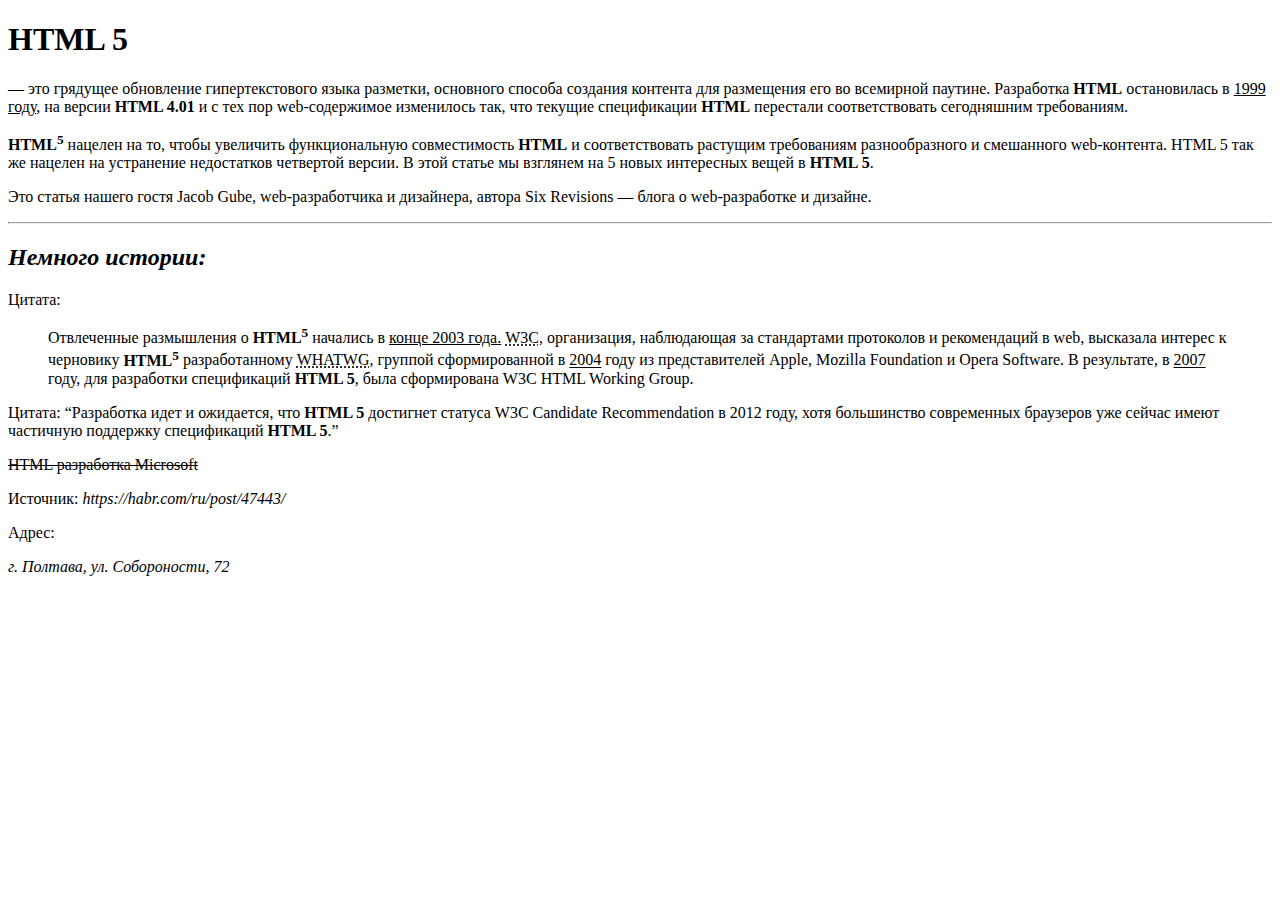
<file: index.html>
<!DOCTYPE html>
<html lang="en">
<head>
    <meta charset="UTF-8">
    <meta name="viewport" content="width=device-width, initial-scale=1.0">
    <meta http-equiv="X-UA-Compatible" content="ie=edge">
    <title>Document</title>
</head>

    <body>
        <h1>HTML 5</h1>
        
        <p>— это грядущее обновление гипертекстового языка разметки, основного способа создания контента для размещения его во всемирной паутине. Разработка <b>HTML</b> остановилась 
        в <u>1999 году</u>, на версии <b>HTML 4.01</b> и с тех пор web-содержимое изменилось так, что текущие спецификации <b>HTML</b> перестали соответствовать сегодняшним требованиям.</p>

        <p><b>HTML<sup>5</sup></b> нацелен на то, чтобы увеличить функциональную совместимость <b>HTML</b> и соответствовать растущим требованиям разнообразного и смешанного web-контента. HTML 5 так же нацелен на устранение 
        недостатков четвертой версии. В этой статье мы взглянем на 5 новых интересных вещей в <b>HTML 5</b>.</p>

        <p>Это статья нашего гостя Jacob Gube, web-разработчика и дизайнера, автора Six Revisions — блога о web-разработке и дизайне.</p><hr>

        <h2><i>Немного истории:</i></h2>

        Цитата:
                 
            <blockquote>Отвлеченные размышления о <b>HTML<sup>5</sup></b> начались в <u>конце 2003 года.</u>  <abbr title ="World Wide Web Consortium">W3C</abbr>, организация, наблюдающая за стандартами протоколов и рекомендаций в web, высказала интерес к 
            черновику <b>HTML<sup>5</sup></b> разработанному  <abbr title="Web Hypertext Application Technology Working Group">WHATWG</abbr>, группой сформированной в <u>2004</u> году из представителей Apple, Mozilla Foundation и Opera Software. 
            В результате, в <u>2007</u> году, для разработки спецификаций <b>HTML 5</b>, была сформирована W3C HTML Working Group.</blockquote>

        Цитата: <q>Разработка идет и ожидается, что <b>HTML 5</b> достигнет статуса W3C Candidate Recommendation в 2012 году, хотя большинство современных браузеров уже сейчас имеют частичную поддержку 
        спецификаций <b>HTML 5</b>.</q>

        <p><del>HTML разработка Microsoft</p></del>

        Источник: <cite>https://habr.com/ru/post/47443/</cite>

        <p>Адрес: <address>г. Полтава, ул. Собороности, 72</address></p>



        
    </body>


</html>
</file>
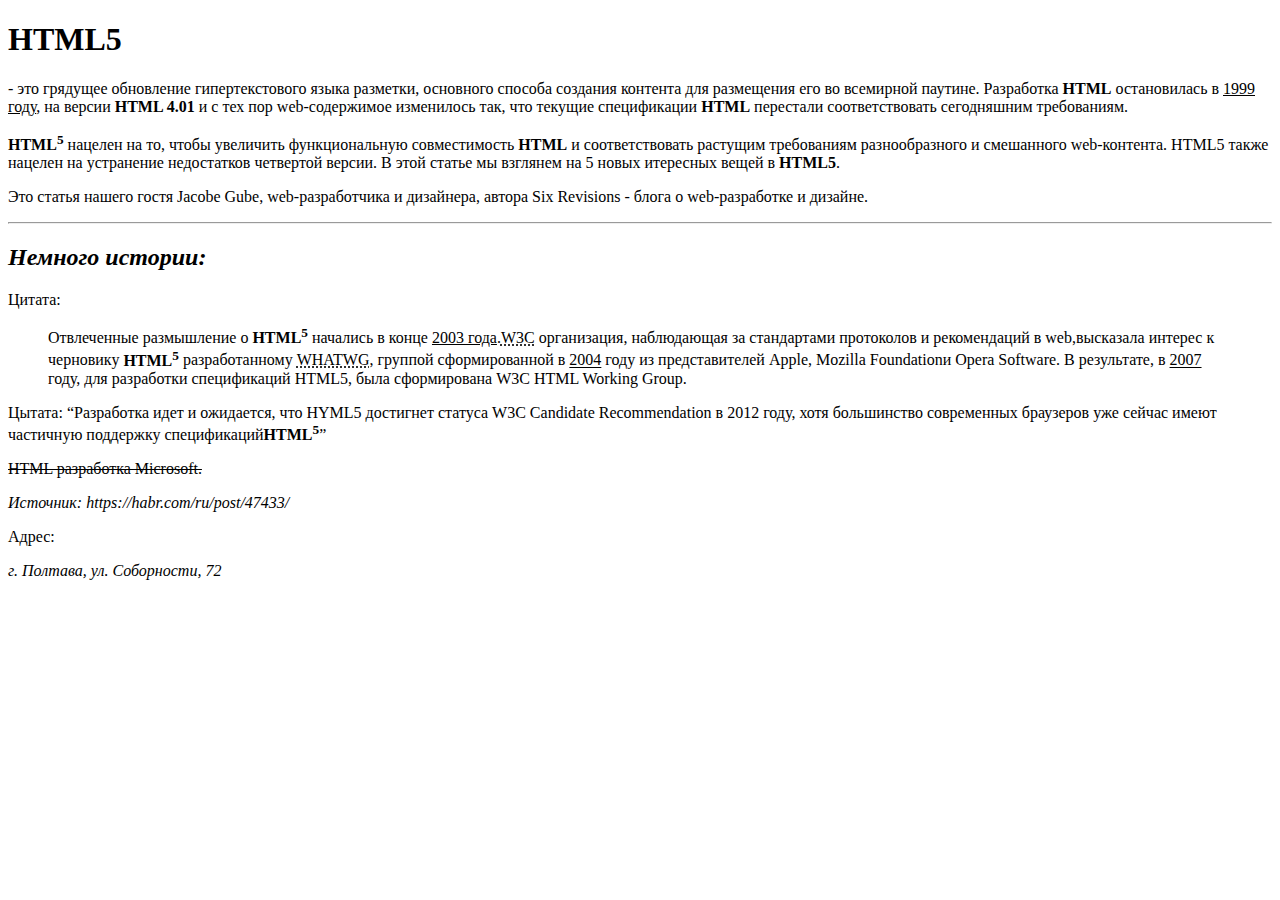
<file: Homework1/index.html>
<!DOCTYPE html>
<html lang="en">
<head>
    <meta charset="UTF-8">
    <meta name="viewport" content="width=device-width, initial-scale=1.0">
    <meta http-equiv="X-UA-Compatible" content="ie=edge">
    <title>Document</title>
</head>
<body>

    <h1>HTML5</h1>

    <p>
        - это грядущее обновление гипертекстового языка разметки, основного способа создания
        контента для размещения его во всемирной паутине. Разработка <b>HTML</b> остановилась в <u>1999 году</u>,
        на версии <b>HTML 4.01</b> и с тех пор web-содержимое изменилось так, что текущие спецификации <b>HTML</b> перестали соответствовать сегодняшним требованиям.
    </p>

    <p>
        <b>HTML<sup>5</sup></b> нацелен на то, чтобы увеличить функциональную совместимость <b>HTML</b> и соответствовать растущим требованиям разнообразного и смешанного web-контента.
        HTML5 также нацелен на устранение недостатков четвертой версии. В этой статье мы взглянем на 5 новых итересных вещей в <b>HTML5</b>.
    </p>

    <p>Это статья нашего гостя Jacobe Gube, web-разработчика и дизайнера, автора Six Revisions - блога о web-разработке и дизайне.</p>

    <hr>

    <h2><i>Немного истории:</i></h2>

    Цитата:
    
    <blockquote>
                Отвлеченные размышление о <b>HTML<sup>5</sup></b> начались в конце <u>2003 года</u>.<abbr title="World Wide Web Consortium">W3С</abbr> организация, наблюдающая за стандартами протоколов и рекомендаций
                в web,высказала интерес к черновику <b>HTML<sup>5</sup></b> разработанному <abbr title="Web Hyper Text Application Working Group">WHATWG</abbr>, группой сформированной в <u>2004</u> году из представителей Apple, Mozilla Foundationи
                Opera Software. В результате, в <u>2007</u> году, для разработки спецификаций HTML5, была сформирована W3C HTML Working Group.
    </blockquote>
    
    Цытата: <q>Разработка идет и ожидается, что HYML5 достигнет статуса W3C Candidate Recommendation в 2012 году, хотя большинство современных браузеров уже сейчас имеют частичную поддержку спецификаций<b>HTML<sup>5</sup></b></q>

    <p><del>HTML разработка Microsoft.</del></p>
     
    <cite>Источник: https://habr.com/ru/post/47433/</cite>

    <p>
        Адрес: <address>г. Полтава, ул. Соборности, 72</address>
    </p>
    
    
</body>
</html>
</file>
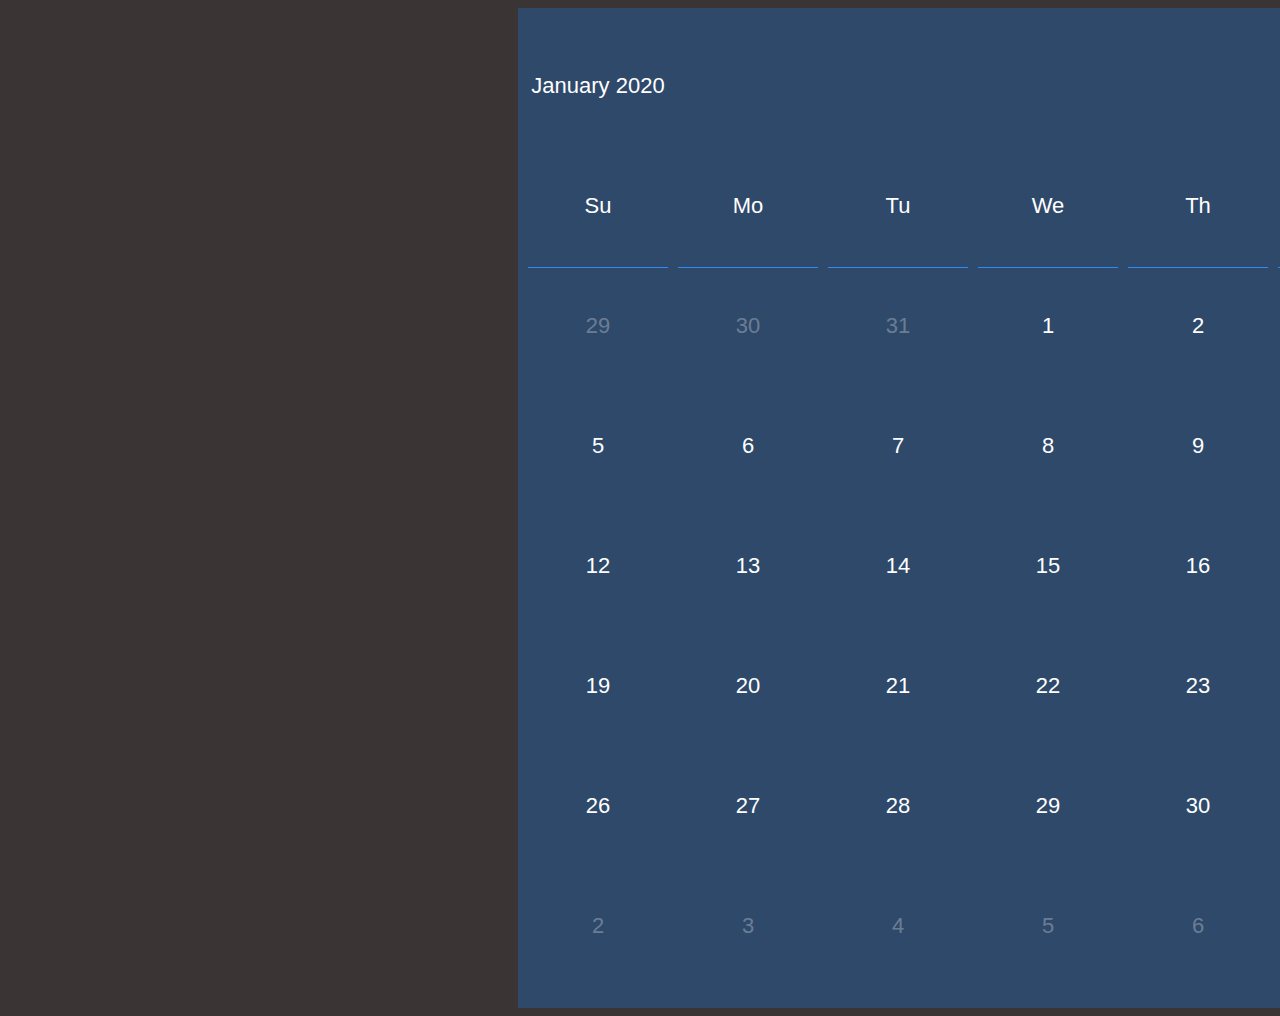
<file: Homework3/index.html>
<!DOCTYPE html>
<html lang="en">
<head>
    <meta charset="UTF-8">
    <meta name="viewport" content="width=device-width, initial-scale=1.0">
    <meta http-equiv="X-UA-Compatible" content="ie=edge">
    <title>Document</title>
    <link rel="stylesheet" href="style.css">
</head>
<body>

    <div id="main-box">

        <div class="month">January 2020</div>
        <div></div>
        <div></div>
        <div></div>
        <div></div>
        <div></div>
        <div></div>
        

        <div class="init">Su</div>
        <div class="init">Mo</div>
        <div class="init">Tu</div>
        <div class="init">We</div>
        <div class="init">Th</div>
        <div class="init">Fr</div>
        <div class="init">Sa</div>

        <div class="pre">29</div>
        <div class="pre">30</div>
        <div class="pre">31</div>
        <div class="day">1</div>
        <div class="day">2</div>
        <div class="day">3</div>
        <div class="day">4</div>

        <div class="day">5</div>
        <div class="day">6</div>
        <div class="day">7</div>
        <div class="day">8</div>
        <div class="day">9</div>
        <div class="day">10</div>
        <div class="day">11</div>

        <div class="day">12</div>
        <div class="day">13</div>
        <div class="day">14</div>
        <div class="day">15</div>
        <div class="day">16</div>
        <div class="day">17</div>
        <div class="day">18</div>

        <div class="day">19</div>
        <div >20</div>
        <div class="day">21</div>
        <div class="day">22</div>
        <div class="day">23</div>
        <div class="day">24</div>
        <div class="day">25</div>

        <div class="day">26</div>
        <div class="day">27</div>
        <div class="day">28</div>
        <div class="day">29</div>
        <div class="day">30</div>
        <div class="day">31</div>
        <div class="subsequent">1</div>

        <div class="subsequent">2</div>
        <div class="subsequent">3</div>
        <div class="subsequent">4</div>
        <div class="subsequent">5</div>
        <div class="subsequent">6</div>
        <div class="subsequent">7</div>
        <div class="subsequent">8</div>

       

        

    </div>


    
</body>
</html>
</file>
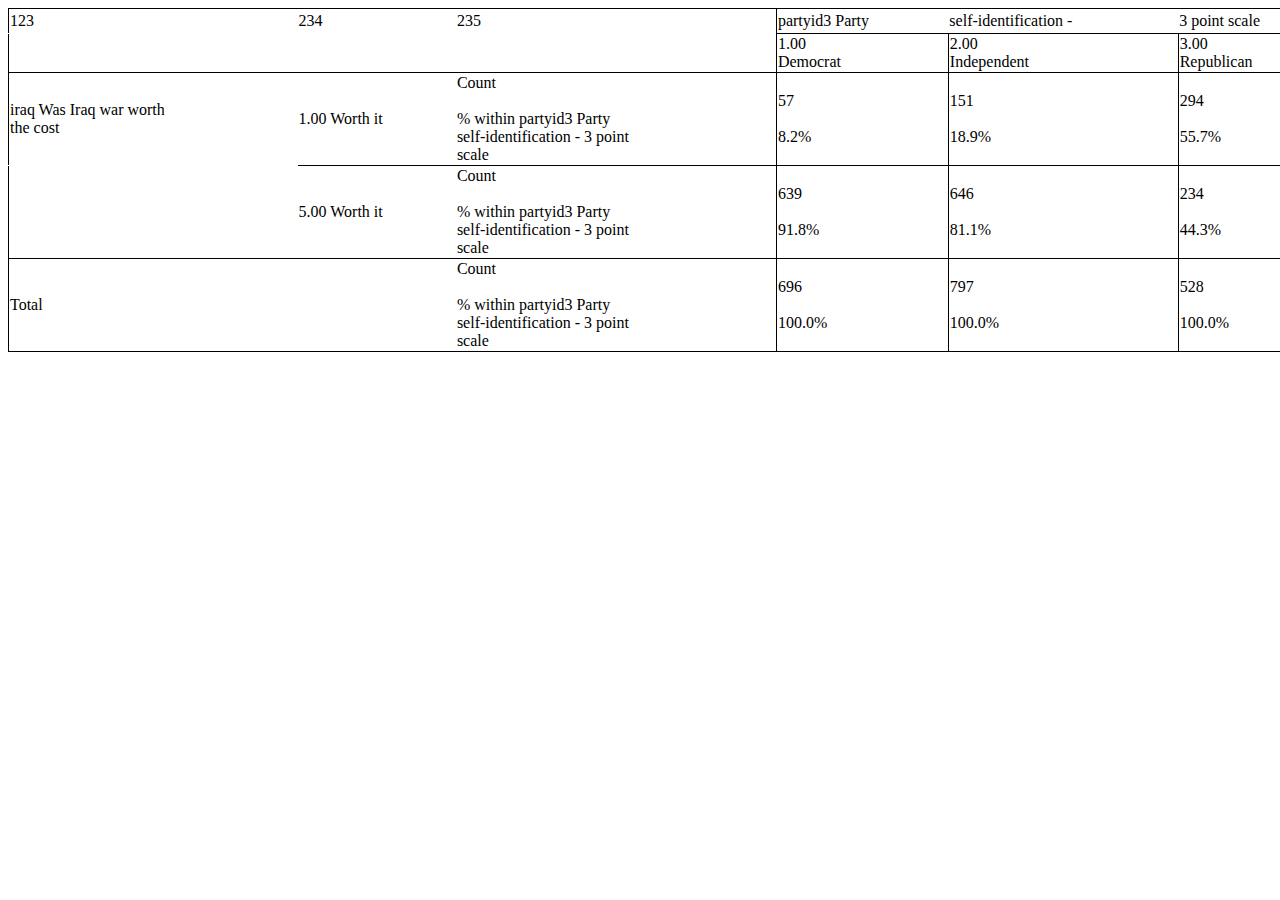
<file: Homework5/index.html>
<!DOCTYPE html>
<html lang="en">
<head>
    <meta charset="UTF-8">
    <meta name="viewport" content="width=device-width, initial-scale=1.0">
    <meta http-equiv="X-UA-Compatible" content="ie=edge">
    <title>Document</title>
    <link rel="stylesheet" href="style.css">
</head>
<body>

    <table class="table">
        <tr>
            <td>123</td>
            <td>234</td>
            <td>235</td>
            <td class="column__fourth">partyid3 Party</td>
            <td class="column">self-identification -</td>
            <td class="column">3 point scale</td>
            <td class="last__column"></td>
        </tr>

        <tr>
            <td></td>
            <td></td>
            <td></td>
            <td>1.00<br>Democrat</td>
            <td>2.00<br>Independent</td>
            <td>3.00<br>Republican</td>
            <td>Total</td>
        </tr>

        <tr>
            <td>iraq Was Iraq war worth<br>the cost</td>
            <td>1.00 Worth it</td>
            <td>Count<br><br>% within partyid3 Party<br> self-identification - 3 point<br> scale</td>
            <td>57<br><br>8.2%</td>
            <td>151<br><br>18.9%</td>
            <td>294<br><br>55.7%</td>
            <td>502<br><br>24.8%</td>
        </tr>

        <tr>
            <td></td>
            <td>5.00 Worth it</td>
            <td>Count<br><br>% within partyid3 Party<br> self-identification - 3 point<br> scale</td>
            <td>639<br><br>91.8%</td>
            <td>646<br><br>81.1%</td>
            <td>234<br><br>44.3%</td>
            <td>1519<br><br>75.2%</td>
        </tr>

        <tr>
            <td>Total</td>
            <td></td>
            <td>Count<br><br>% within partyid3 Party<br> self-identification - 3 point<br> scale</td>
            <td>696<br><br>100.0%</td>
            <td>797<br><br>100.0%</td>
            <td>528<br><br>100.0%</td>
            <td>2021<br><br>100.0%</td>
        </tr>

    </table>
    
</body>
</html>
</file>
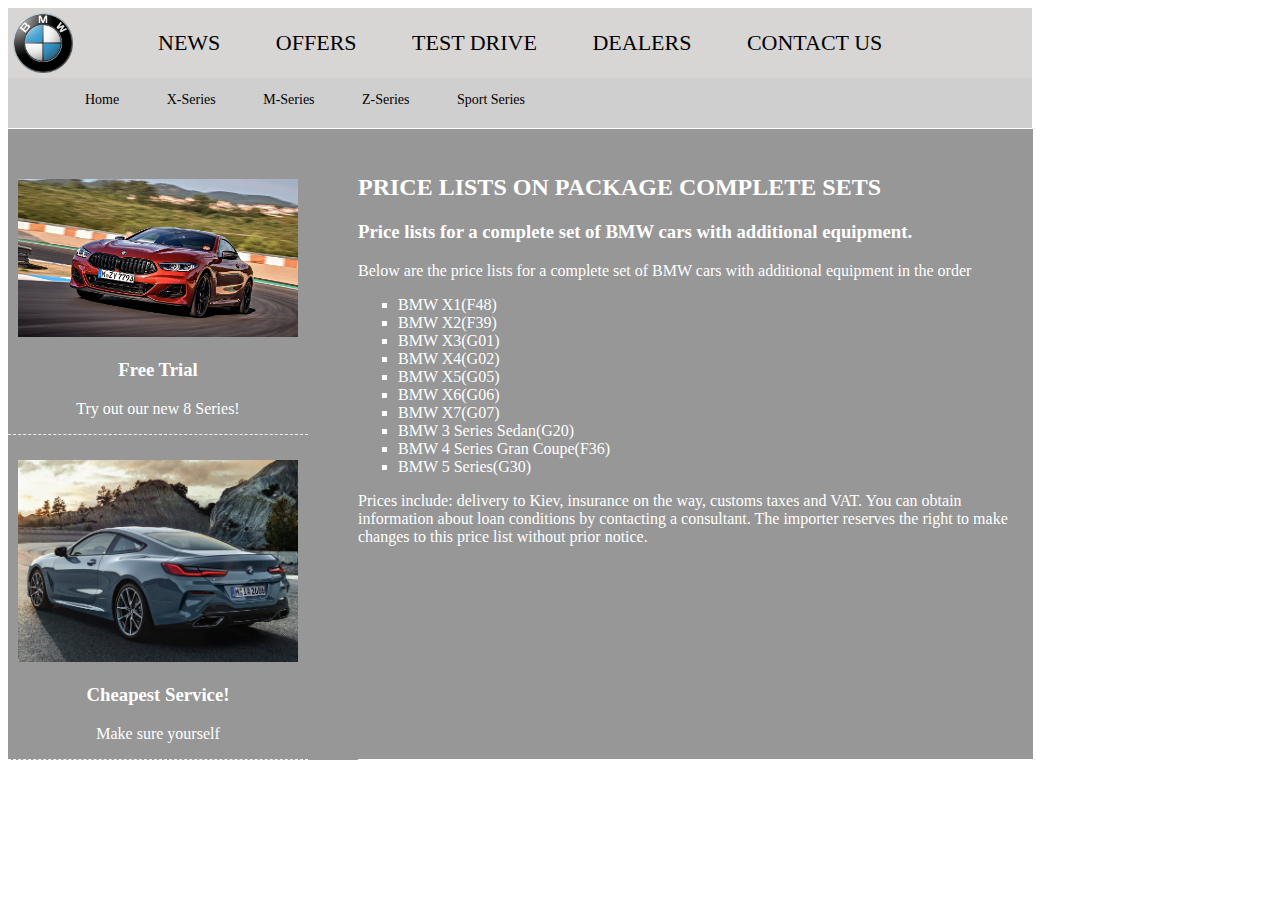
<file: Homework6/index.html>
<!DOCTYPE html>
<html lang="en">
<head>
    <meta charset="UTF-8">
    <meta name="viewport" content="width=device-width, initial-scale=1.0">
    <title>Document</title>
    <link rel="stylesheet" href="style.css">
</head>
<body>
    <header class="haeder">
        <div class="wrapper">
            <img src="images\logo.png" class="logo">
                    
            <nav class="navbar">
                <ul>
                    <li><a href="">NEWS</a></li>
                    <li><a href="">OFFERS</a></li>
                    <li><a href="">TEST DRIVE</a></li>
                    <li><a href="">DEALERS</a></li>
                    <li><a href="">CONTACT US</a></li>
                </ul>
            </nav>
        </div>
    </header>

    <main class="main">
        <div class="wrap__menu">
            <div class="menu">
                <ul>
                    <li><a href="">Home</a></li>
                    <li><a href="">X-Series</a></li>
                    <li><a href="">M-Series</a></li>
                    <li><a href="">Z-Series</a></li>
                    <li><a href="">Sport Series</a></li>
                </ul>
            </div>
        </div>

        <aside class="aside">
            <div class="wrap__side">
                <div class="first__block">
                    <img src="images\8 Series.jpg" class="block__image" hspace="10">

                    <h3>Free Trial</h3>
                    <p>Try out our new 8 Series!</p>
                </div>

                <div class="second__block">
                    <img src="images\850i.jpg" class="sec__block__img" hspace="10">

                    <h3>Cheapest Service!</h3>
                    <p>Make sure yourself</p>
                </div>

            </div>
        </aside>

        <article class="article">
            <div class="wrap__content">
                <h2>PRICE LISTS ON PACKAGE COMPLETE SETS</h2>

                <section class="section">
                    <h3>Price lists for a complete set of BMW cars with additional equipment.</h3>
                    <p>Below are the price lists for a complete set of BMW cars with additional equipment in the order</p>
                </section>

                <div class="content__list">
                    <ul>
                        <li><a href="">BMW X1(F48)</a></li>
                        <li><a href="">BMW X2(F39)</a></li>
                        <li><a href="">BMW X3(G01)</a></li>
                        <li><a href="">BMW X4(G02)</a></li>
                        <li><a href="">BMW X5(G05)</a></li>
                        <li><a href="">BMW X6(G06)</a></li>
                        <li><a href="">BMW X7(G07)</a></li>
                        <li><a href="">BMW 3 Series Sedan(G20)</a></li>
                        <li><a href="">BMW 4 Series Gran Coupe(F36)</a></li>
                        <li><a href="">BMW 5 Series(G30)</a></li>
                    </ul>
                </div>

                <section class="sec__section">
                    <p>Prices include: delivery to Kiev, insurance on the way, customs taxes and VAT.
                    You can obtain information about loan conditions by contacting a consultant.
                    The importer reserves the right to make changes to this price list without
                    prior notice.</p>
                </section>
            </div>
        </article>

    </main>

    
    
    
    
    

    
</body>
</html>
</file>
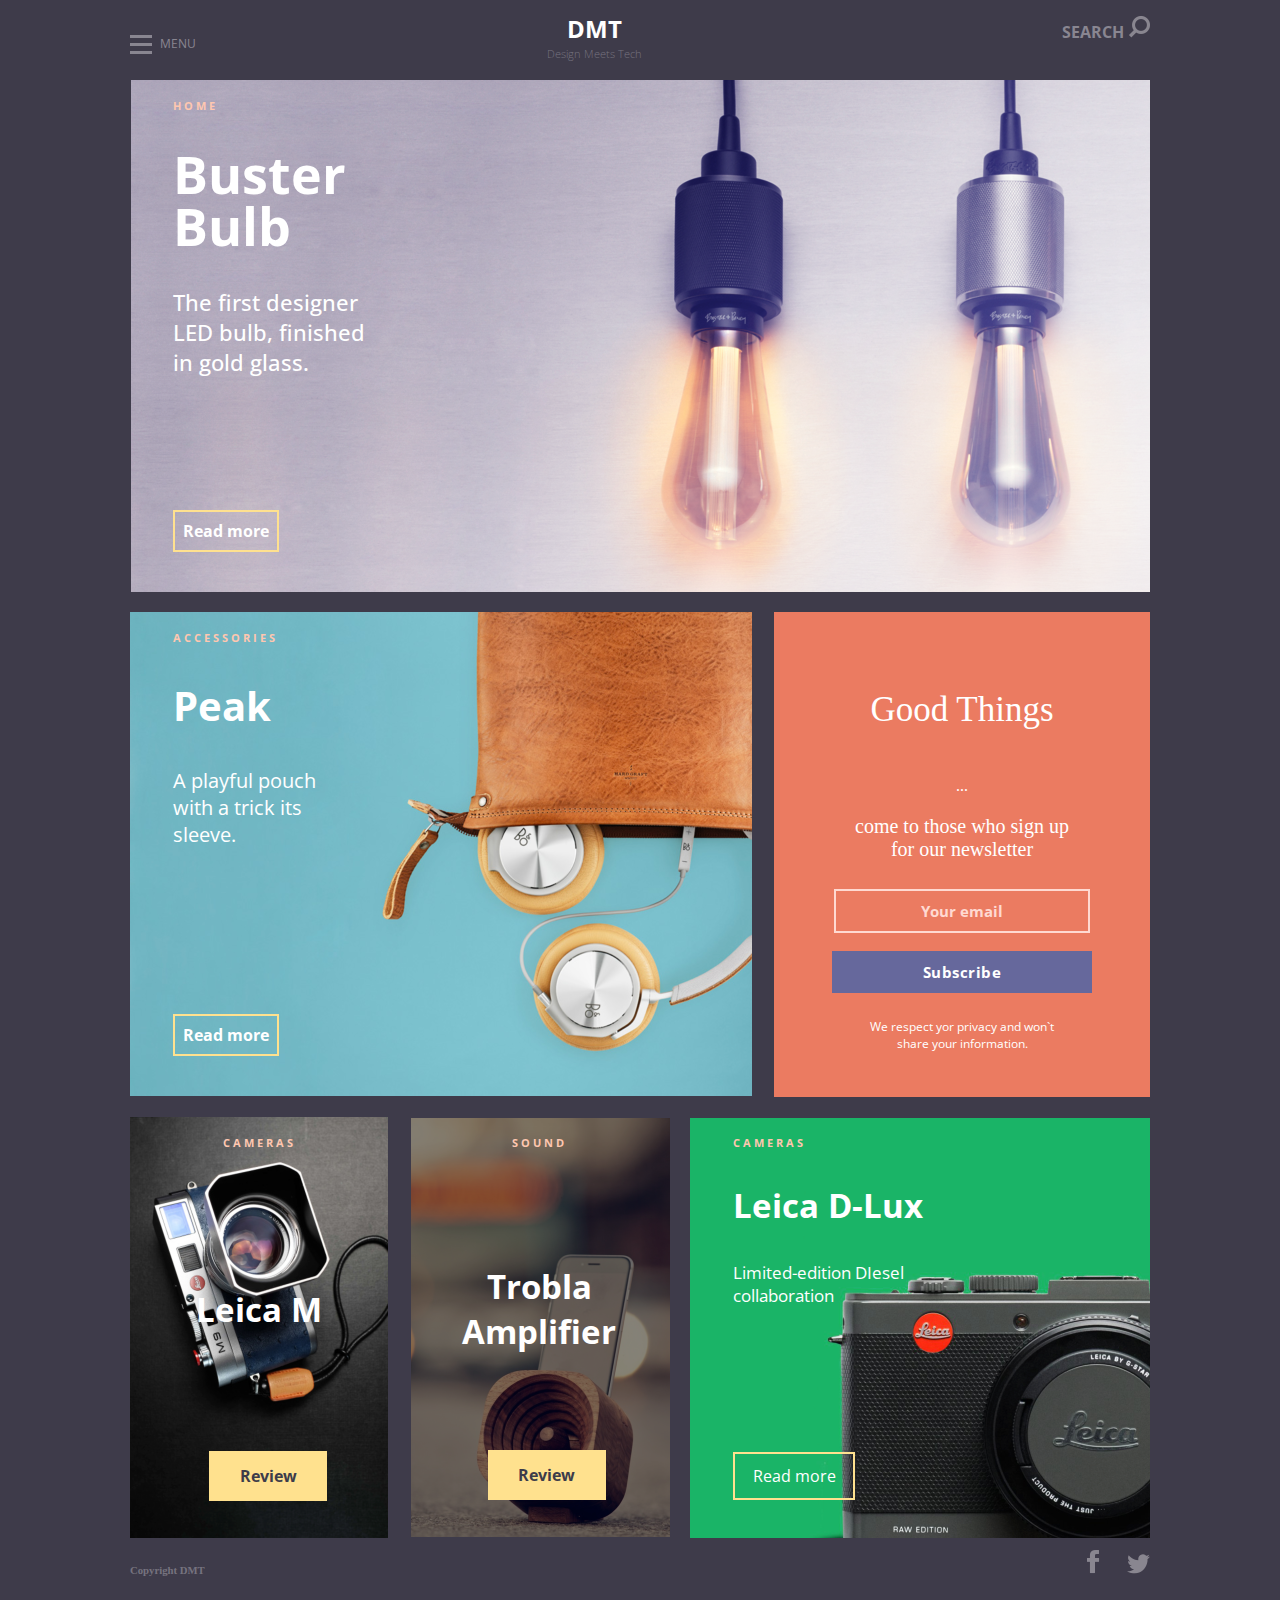
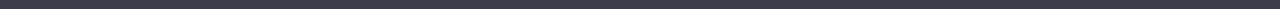
<file: Homework7/index.html>
<!DOCTYPE html>
<html lang="en">
<head>
    <meta charset="UTF-8">
    <meta name="viewport" content="width=device-width, initial-scale=1.0">
    <title>Document</title>
    <link rel="stylesheet" href="style.css">
</head>
<body>
    <style>
        @import url('https://fonts.googleapis.com/css?family=Open+Sans:300,300i,400,400i,600,600i,700,700i,800,800i&display=swap&subset=cyrillic');
    </style>
    <header class="header">
        <div class="wrapper">
            <div class="header_content">
                <div class="first_block">
                    <div class="menu_bars">
                        <a href="">
                            <img src="img\menuBar.png" class="menu__bar">
                            <img src="img\menuBar.png" class="menu__bar">
                            <img src="img\menuBar.png" class="menu__bar">
                        </a>
                    </div>
                    <span class="menu_heading"><a href="">menu</a></span>
                </div>

                <div class="second_block">
                    <h2>DMT</h2>
                    <h6 class="des_meet_tech">Design Meets Tech</h6>
                </div>

                <div class="third_block">
                    <a href="">
                        <span class="search_heading"><a href="">search</a></span>
                        <img src="img\search.png" class="search_img">
                    </a>
                </div>
            </div>
        </div>
    </header>
    
    <div class="main">
        <div class="wrapper">
            <div class="flex_container">
                <div class="content_one">
                    <div class="buster_bulb_content">                    
                        <h5>home</h5>
                        <h1>Buster<br>Bulb</h1>
                        <p>The first designer<br> LED bulb, finished<br> in gold glass.</p>
                    </div>

                    <div class="link_one">
                        <a href="">Read more</a>
                    </div>
                    
                </div>
                
                <div class="content_two">
                    <div class="peak_content">
                        <h5>accessories</h5>
                        <h2>Peak</h2>
                        <p>A playful pouch<br>with a trick its<br> sleeve.</p>
                    </div>
                    <div class="link_two">
                        <a href="">Read more</a>
                    </div>
                </div>

                <div class="content_three">
                    <div class="good_things">
                        <h2>Good Things</h2>
                        <br>
                        <span>...</span>
                        <br>
                        <p>come to those who sign up<br>for our newsletter</p>                   
                        <a href="">Your email</a>
                    </div>

                    <div class="content_three_bottom">
                        <form action="" method="GET">
                            <input type="submit" value="Subscribe">
                        </form>
                        <p>
                            We respect yor privacy and won`t
                            <br>
                            share your information.
                        </p>
                    </div>
                </div>

                <div class="content_four">
                    <h5>cameras</h5>
                    <h3>Leica M</h3>
                        <div class="link_four">
                            <a href="">Review</a>
                        </div>
                </div>

                <div class="content_five">
                    <h5>sound</h5>
                    <h3>Trobla<br>Amplifier</h3>
                        <div class="link_five">
                            <a href="">Review</a>
                        </div>
                </div>

                <div class="content_six">
                    <div class="leica_d_lux_content">
                        <div class="content_six_top">
                            <h5>cameras</h5>
                            <h3>Leica D-Lux</h3>
                            <p>Limited-edition DIesel<br>collaboration</p>
                        </div>

                        <div class="link_six">
                            <a href="">Read more</a>
                        </div>
                    </div>
                </div>
            </div>
        </div>
    </div>

    <footer>
        <div class="wrapper">
            <div class="footer_flex">
                <h6>Copyright DMT</h6>
                <div class="footer_images">
                    <a href=""><img src="img\facebook.png" class="facebook_article"></a>
                    <a href=""><img src="img\twitter.png" class="twitter_article"></a>
                </div>
            </div>
        </div>
    </footer>

    
</body>
</html>
</file>
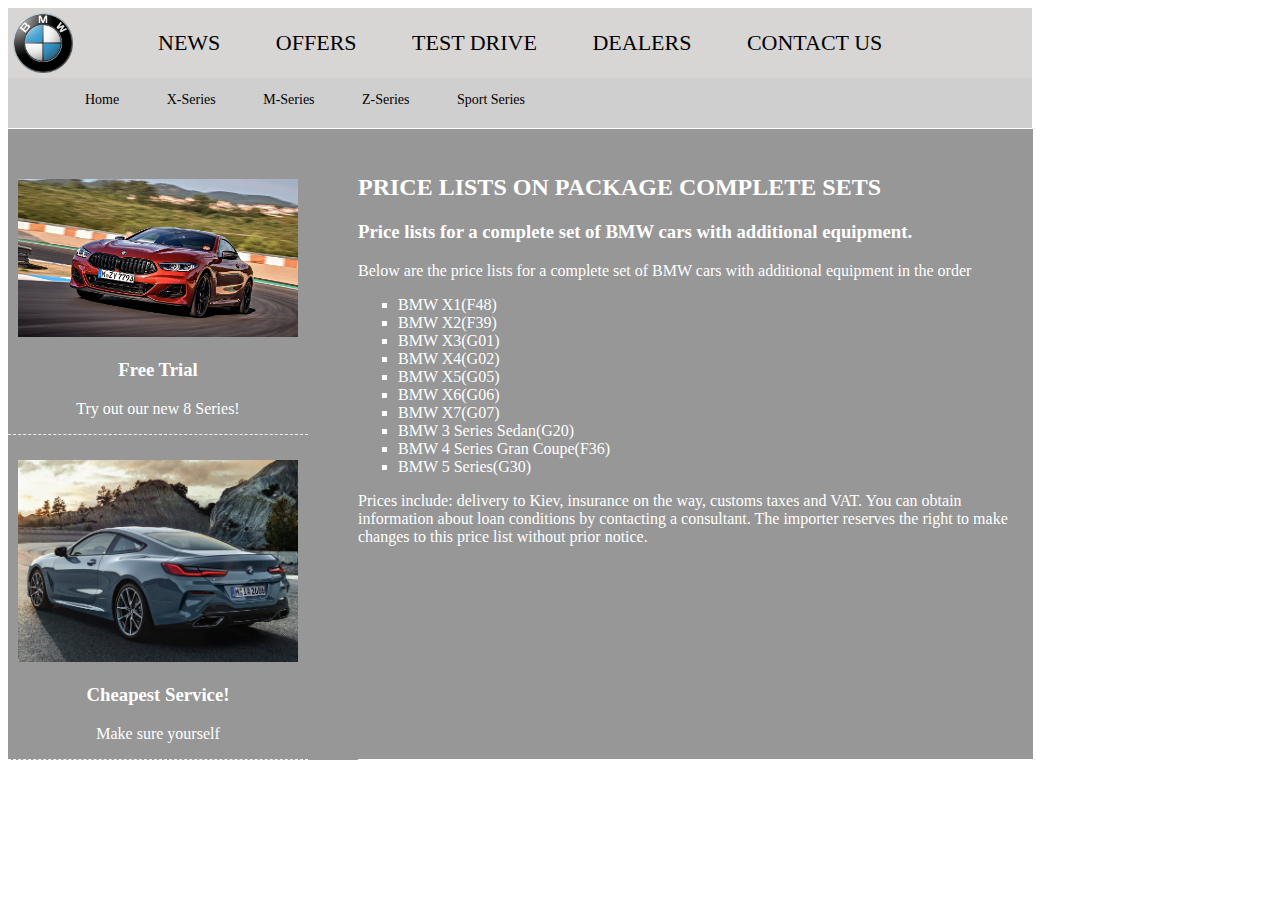
<file: Homework6/Variant1/index.html>
<!DOCTYPE html>
<html lang="en">
<head>
    <meta charset="UTF-8">
    <meta name="viewport" content="width=device-width, initial-scale=1.0">
    <title>Document</title>
    <link rel="stylesheet" href="style.css">
</head>
<body>
    <header class="haeder">
        <div class="wrapper">
            <img src="images\logo.png" class="logo">
                    
            <nav class="navbar">
                <ul>
                    <li><a href="">NEWS</a></li>
                    <li><a href="">OFFERS</a></li>
                    <li><a href="">TEST DRIVE</a></li>
                    <li><a href="">DEALERS</a></li>
                    <li><a href="">CONTACT US</a></li>
                </ul>
            </nav>
        </div>
    </header>

    <main class="main">
        <div class="wrap__menu">
            <div class="menu">
                <ul>
                    <li><a href="">Home</a></li>
                    <li><a href="">X-Series</a></li>
                    <li><a href="">M-Series</a></li>
                    <li><a href="">Z-Series</a></li>
                    <li><a href="">Sport Series</a></li>
                </ul>
            </div>
        </div>

        <aside class="aside">
            <div class="wrap__side">
                <div class="first__block">
                    <img src="images\8 Series.jpg" class="block__image" hspace="10">

                    <h3>Free Trial</h3>
                    <p>Try out our new 8 Series!</p>
                </div>

                <div class="second__block">
                    <img src="images\850i.jpg" class="sec__block__img" hspace="10">

                    <h3>Cheapest Service!</h3>
                    <p>Make sure yourself</p>
                </div>

            </div>
        </aside>

        <article class="article">
            <div class="wrap__content">
                <h2>PRICE LISTS ON PACKAGE COMPLETE SETS</h2>

                <section class="section">
                    <h3>Price lists for a complete set of BMW cars with additional equipment.</h3>
                    <p>Below are the price lists for a complete set of BMW cars with additional equipment in the order</p>
                </section>

                <div class="content__list">
                    <ul>
                        <li><a href="">BMW X1(F48)</a></li>
                        <li><a href="">BMW X2(F39)</a></li>
                        <li><a href="">BMW X3(G01)</a></li>
                        <li><a href="">BMW X4(G02)</a></li>
                        <li><a href="">BMW X5(G05)</a></li>
                        <li><a href="">BMW X6(G06)</a></li>
                        <li><a href="">BMW X7(G07)</a></li>
                        <li><a href="">BMW 3 Series Sedan(G20)</a></li>
                        <li><a href="">BMW 4 Series Gran Coupe(F36)</a></li>
                        <li><a href="">BMW 5 Series(G30)</a></li>
                    </ul>
                </div>

                <section class="sec__section">
                    <p>Prices include: delivery to Kiev, insurance on the way, customs taxes and VAT.
                    You can obtain information about loan conditions by contacting a consultant.
                    The importer reserves the right to make changes to this price list without
                    prior notice.</p>
                </section>
            </div>
        </article>

    </main>

    

    
    
    
    
    

    
</body>
</html>
</file>
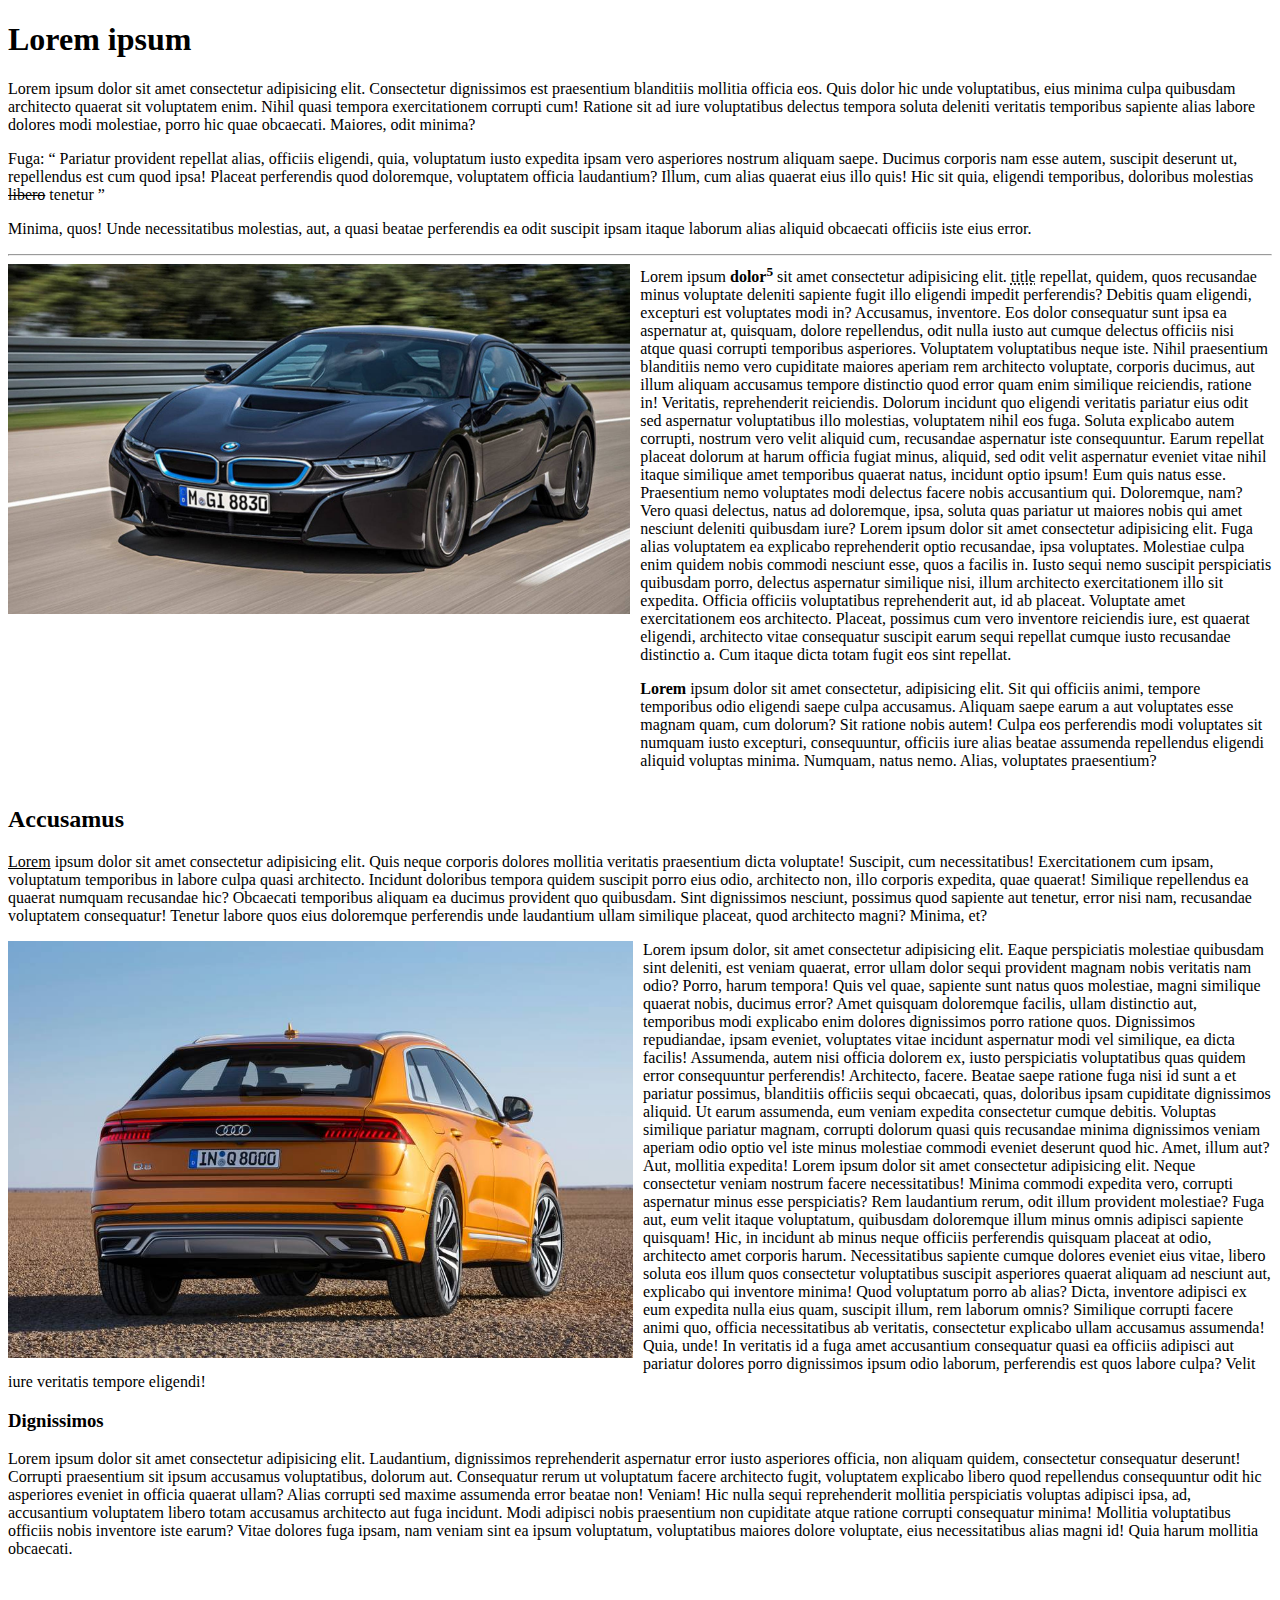
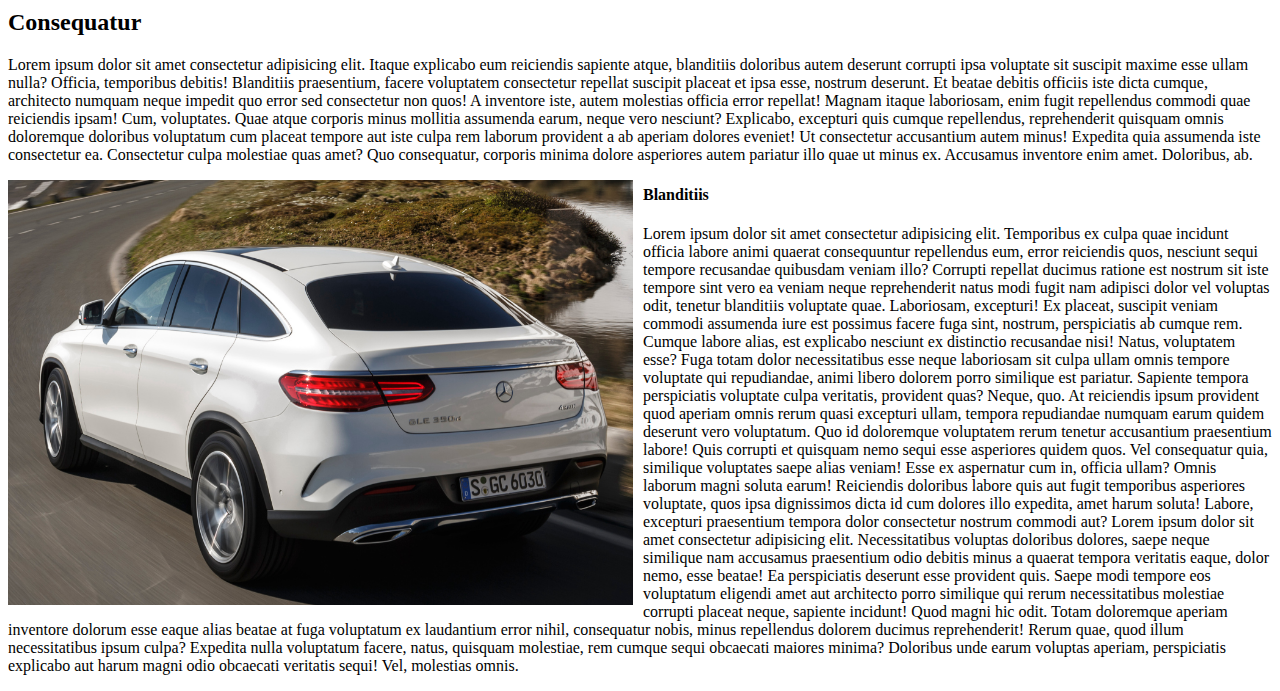
<file: HM2/hm.html>
<!DOCTYPE html>
<html lang="en">
<head>
    <meta charset="UTF-8">
    <meta name="viewport" content="width=device-width, initial-scale=1.0">
    <meta http-equiv="X-UA-Compatible" content="ie=edge">
    <title>Document</title>
    <link rel="stylesheet" href="style.css">
</head>
<body>


    <h1>Lorem ipsum</h1>

    <p>
        Lorem ipsum dolor sit amet consectetur adipisicing elit. Consectetur dignissimos est praesentium blanditiis mollitia officia eos. Quis dolor hic unde voluptatibus, eius minima culpa quibusdam architecto quaerat sit voluptatem enim.
        Nihil quasi tempora exercitationem corrupti cum! Ratione sit ad iure voluptatibus delectus tempora soluta deleniti veritatis temporibus sapiente alias labore dolores modi molestiae, porro hic quae obcaecati. Maiores, odit minima?
    </p>

    Fuga:
    <q>
        Pariatur provident repellat alias, officiis eligendi, quia, voluptatum iusto expedita ipsam vero asperiores nostrum aliquam saepe. Ducimus corporis nam esse autem, suscipit deserunt ut, repellendus est cum quod ipsa!
        Placeat perferendis quod doloremque, voluptatem officia laudantium? Illum, cum alias quaerat eius illo quis! Hic sit quia, eligendi temporibus, doloribus molestias <del>libero</del> tenetur
    </q>
       
    <p>Minima, quos! Unde necessitatibus molestias, aut, a quasi beatae perferendis ea odit suscipit ipsam itaque laborum alias aliquid obcaecati officiis iste eius error.</p>

    <hr>

    <div class="flex-container">

        <img src="img\bmw.png" class="image1">

        <div class="section1">
            Lorem ipsum <b>dolor<sup>5</sup></b> sit amet consectetur adipisicing elit. <abbr title="temporibus ipsa tempore labore ea">title</abbr> repellat, quidem, quos recusandae minus voluptate deleniti sapiente fugit illo eligendi impedit perferendis? Debitis quam eligendi, excepturi est voluptates modi in?
            Accusamus, inventore. Eos dolor consequatur sunt ipsa ea aspernatur at, quisquam, dolore repellendus, odit nulla iusto aut cumque delectus officiis nisi atque quasi corrupti temporibus asperiores. Voluptatem voluptatibus neque iste.
            Nihil praesentium blanditiis nemo vero cupiditate maiores aperiam rem architecto voluptate, corporis ducimus, aut illum aliquam accusamus tempore distinctio quod error quam enim similique reiciendis, ratione in! Veritatis, reprehenderit reiciendis.
            Dolorum incidunt quo eligendi veritatis pariatur eius odit sed aspernatur voluptatibus illo molestias, voluptatem nihil eos fuga. Soluta explicabo autem corrupti, nostrum vero velit aliquid cum, recusandae aspernatur iste consequuntur.
            Earum repellat placeat dolorum at harum officia fugiat minus, aliquid, sed odit velit aspernatur eveniet vitae nihil itaque similique amet temporibus quaerat natus, incidunt optio ipsum! Eum quis natus esse.
            Praesentium nemo voluptates modi delectus facere nobis accusantium qui. Doloremque, nam? Vero quasi delectus, natus ad doloremque, ipsa, soluta quas pariatur ut maiores nobis qui amet nesciunt deleniti quibusdam iure?
            Lorem ipsum dolor sit amet consectetur adipisicing elit. Fuga alias voluptatem ea explicabo reprehenderit optio recusandae, ipsa voluptates. Molestiae culpa enim quidem nobis commodi nesciunt esse, quos a facilis in.
            Iusto sequi nemo suscipit perspiciatis quibusdam porro, delectus aspernatur similique nisi, illum architecto exercitationem illo sit expedita. Officia officiis voluptatibus reprehenderit aut, id ab placeat. Voluptate amet exercitationem eos architecto.
            Placeat, possimus cum vero inventore reiciendis iure, est quaerat eligendi, architecto vitae consequatur suscipit earum sequi repellat cumque iusto recusandae distinctio a. Cum itaque dicta totam fugit eos sint repellat.

            <p>
                <b>Lorem</b> ipsum dolor sit amet consectetur, adipisicing elit. Sit qui officiis animi, tempore temporibus odio eligendi saepe culpa accusamus. Aliquam saepe earum a aut voluptates esse magnam quam, cum dolorum?
                Sit ratione nobis autem! Culpa eos perferendis modi voluptates sit numquam iusto excepturi, consequuntur, officiis iure alias beatae assumenda repellendus eligendi aliquid voluptas minima. Numquam, natus nemo. Alias, voluptates praesentium?
            </p>
        </div>

    </div>

    <div class="container">
        <div class="section2">

            <h2>Accusamus</h2>

            <p>
                <u>Lorem</u> ipsum dolor sit amet consectetur adipisicing elit. Quis neque corporis dolores mollitia veritatis praesentium dicta voluptate! Suscipit, cum necessitatibus! Exercitationem cum ipsam, voluptatum temporibus in labore culpa quasi architecto.
                Incidunt doloribus tempora quidem suscipit porro eius odio, architecto non, illo corporis expedita, quae quaerat! Similique repellendus ea quaerat numquam recusandae hic? Obcaecati temporibus aliquam ea ducimus provident quo quibusdam.
                Sint dignissimos nesciunt, possimus quod sapiente aut tenetur, error nisi nam, recusandae voluptatem consequatur! Tenetur labore quos eius doloremque perferendis unde laudantium ullam similique placeat, quod architecto magni? Minima, et?
            </p>

        </div>
        
        <img src="img\audi.png" class="image2">

        <div class="section3">
            <p>
                Lorem ipsum dolor, sit amet consectetur adipisicing elit. Eaque perspiciatis molestiae quibusdam sint deleniti, est veniam quaerat, error ullam dolor sequi provident magnam nobis veritatis nam odio? Porro, harum tempora!
                Quis vel quae, sapiente sunt natus quos molestiae, magni similique quaerat nobis, ducimus error? Amet quisquam doloremque facilis, ullam distinctio aut, temporibus modi explicabo enim dolores dignissimos porro ratione quos.
                Dignissimos repudiandae, ipsam eveniet, voluptates vitae incidunt aspernatur modi vel similique, ea dicta facilis! Assumenda, autem nisi officia dolorem ex, iusto perspiciatis voluptatibus quas quidem error consequuntur perferendis! Architecto, facere.
                Beatae saepe ratione fuga nisi id sunt a et pariatur possimus, blanditiis officiis sequi obcaecati, quas, doloribus ipsam cupiditate dignissimos aliquid. Ut earum assumenda, eum veniam expedita consectetur cumque debitis.
                Voluptas similique pariatur magnam, corrupti dolorum quasi quis recusandae minima dignissimos veniam aperiam odio optio vel iste minus molestiae commodi eveniet deserunt quod hic. Amet, illum aut? Aut, mollitia expedita!
                Lorem ipsum dolor sit amet consectetur adipisicing elit. Neque consectetur veniam nostrum facere necessitatibus! Minima commodi expedita vero, corrupti aspernatur minus esse perspiciatis? Rem laudantium rerum, odit illum provident molestiae?
                Fuga aut, eum velit itaque voluptatum, quibusdam doloremque illum minus omnis adipisci sapiente quisquam! Hic, in incidunt ab minus neque officiis perferendis quisquam placeat at odio, architecto amet corporis harum.
                Necessitatibus sapiente cumque dolores eveniet eius vitae, libero soluta eos illum quos consectetur voluptatibus suscipit asperiores quaerat aliquam ad nesciunt aut, explicabo qui inventore minima! Quod voluptatum porro ab alias?
                Dicta, inventore adipisci ex eum expedita nulla eius quam, suscipit illum, rem laborum omnis? Similique corrupti facere animi quo, officia necessitatibus ab veritatis, consectetur explicabo ullam accusamus assumenda! Quia, unde!
                In veritatis id a fuga amet accusantium consequatur quasi ea officiis adipisci aut pariatur dolores porro dignissimos ipsum odio laborum, perferendis est quos labore culpa? Velit iure veritatis tempore eligendi!
            </p>

            <h3>Dignissimos</h3>

            <p>
                Lorem ipsum dolor sit amet consectetur adipisicing elit. Laudantium, dignissimos reprehenderit aspernatur error iusto asperiores officia, non aliquam quidem, consectetur consequatur deserunt! Corrupti praesentium sit ipsum accusamus voluptatibus, dolorum aut.
                Consequatur rerum ut voluptatum facere architecto fugit, voluptatem explicabo libero quod repellendus consequuntur odit hic asperiores eveniet in officia quaerat ullam? Alias corrupti sed maxime assumenda error beatae non! Veniam!
                Hic nulla sequi reprehenderit mollitia perspiciatis voluptas adipisci ipsa, ad, accusantium voluptatem libero totam accusamus architecto aut fuga incidunt. Modi adipisci nobis praesentium non cupiditate atque ratione corrupti consequatur minima!
                Mollitia voluptatibus officiis nobis inventore iste earum? Vitae dolores fuga ipsam, nam veniam sint ea ipsum voluptatum, voluptatibus maiores dolore voluptate, eius necessitatibus alias magni id! Quia harum mollitia obcaecati.
            </p>
        </div>
    </div>

    <div class="container3">

        <h2>Consequatur</h2>

        <p>
            Lorem ipsum dolor sit amet consectetur adipisicing elit. Itaque explicabo eum reiciendis sapiente atque, blanditiis doloribus autem deserunt corrupti ipsa voluptate sit suscipit maxime esse ullam nulla? Officia, temporibus debitis!
            Blanditiis praesentium, facere voluptatem consectetur repellat suscipit placeat et ipsa esse, nostrum deserunt. Et beatae debitis officiis iste dicta cumque, architecto numquam neque impedit quo error sed consectetur non quos!
            A inventore iste, autem molestias officia error repellat! Magnam itaque laboriosam, enim fugit repellendus commodi quae reiciendis ipsam! Cum, voluptates. Quae atque corporis minus mollitia assumenda earum, neque vero nesciunt?
            Explicabo, excepturi quis cumque repellendus, reprehenderit quisquam omnis doloremque doloribus voluptatum cum placeat tempore aut iste culpa rem laborum provident a ab aperiam dolores eveniet! Ut consectetur accusantium autem minus!
            Expedita quia assumenda iste consectetur ea. Consectetur culpa molestiae quas amet? Quo consequatur, corporis minima dolore asperiores autem pariatur illo quae ut minus ex. Accusamus inventore enim amet. Doloribus, ab.
        </p>

        <img src="img\mrcds.png" class="image3">

        <h4>Blanditiis</h4>

        <p>
            Lorem ipsum dolor sit amet consectetur adipisicing elit. Temporibus ex culpa quae incidunt officia labore animi quaerat consequuntur repellendus eum, error reiciendis quos, nesciunt sequi tempore recusandae quibusdam veniam illo?
            Corrupti repellat ducimus ratione est nostrum sit iste tempore sint vero ea veniam neque reprehenderit natus modi fugit nam adipisci dolor vel voluptas odit, tenetur blanditiis voluptate quae. Laboriosam, excepturi!
            Ex placeat, suscipit veniam commodi assumenda iure est possimus facere fuga sint, nostrum, perspiciatis ab cumque rem. Cumque labore alias, est explicabo nesciunt ex distinctio recusandae nisi! Natus, voluptatem esse?
            Fuga totam dolor necessitatibus esse neque laboriosam sit culpa ullam omnis tempore voluptate qui repudiandae, animi libero dolorem porro similique est pariatur. Sapiente tempora perspiciatis voluptate culpa veritatis, provident quas?
            Neque, quo. At reiciendis ipsum provident quod aperiam omnis rerum quasi excepturi ullam, tempora repudiandae numquam earum quidem deserunt vero voluptatum. Quo id doloremque voluptatem rerum tenetur accusantium praesentium labore!
            Quis corrupti et quisquam nemo sequi esse asperiores quidem quos. Vel consequatur quia, similique voluptates saepe alias veniam! Esse ex aspernatur cum in, officia ullam? Omnis laborum magni soluta earum!
            Reiciendis doloribus labore quis aut fugit temporibus asperiores voluptate, quos ipsa dignissimos dicta id cum dolores illo expedita, amet harum soluta! Labore, excepturi praesentium tempora dolor consectetur nostrum commodi aut?
            Lorem ipsum dolor sit amet consectetur adipisicing elit. Necessitatibus voluptas doloribus dolores, saepe neque similique nam accusamus praesentium odio debitis minus a quaerat tempora veritatis eaque, dolor nemo, esse beatae!
            Ea perspiciatis deserunt esse provident quis. Saepe modi tempore eos voluptatum eligendi amet aut architecto porro similique qui rerum necessitatibus molestiae corrupti placeat neque, sapiente incidunt! Quod magni hic odit.
            Totam doloremque aperiam inventore dolorum esse eaque alias beatae at fuga voluptatum ex laudantium error nihil, consequatur nobis, minus repellendus dolorem ducimus reprehenderit! Rerum quae, quod illum necessitatibus ipsum culpa?
            Expedita nulla voluptatum facere, natus, quisquam molestiae, rem cumque sequi obcaecati maiores minima? Doloribus unde earum voluptas aperiam, perspiciatis explicabo aut harum magni odio obcaecati veritatis sequi! Vel, molestias omnis.
        </p>
            
    </div>
    

    
</body>
</html>
</file>
<file: Homework3/style.css>
body{
    background: rgb(59, 52, 52);
}
#main-box{
    height: 970px;
    width: 1050px;
    background: rgb(47, 73, 107);     
    margin-left: 510px;
    display: grid;
    grid-template-columns:140px 140px 140px 140px 140px 140px 140px;
    grid-template-rows:  110px 110px 110px 110px 110px 110px 110px 110px ;
    grid-gap: 10px;
    padding-left: 10px;
    padding-top: 30px;
}
div{
    background-color: rgb(47, 73, 107);
    color: white;
    text-align: center;
    padding-top: 25%;
    font-family: 'Segoe UI', Tahoma, Geneva, Verdana, sans-serif;
    font-size: 22px;
}
.pre{
    color: rgba(255, 255, 255, 0.3);
}
.subsequent{
    color: rgba(255, 255, 255, 0.3);
}
.pre:hover{
    border: 2px solid rgba(255, 255, 255, 0.35);
}
.day:hover{
    border: 2px solid rgba(255, 255, 255, 0.35);
}
.subsequent:hover{
    border: 2px solid rgba(255, 255, 255, 0.35);
}
.init{
    border-bottom: 1px solid rgb(47, 138, 241);
}
</file>
<file: Homework5/style.css>
.table{
    width: 1420px;
    margin: 0 auto;
}
.table, tr, td{
    border: 1px solid black;
    border-collapse: collapse;
}
.table tr:first-child{
    height: 25px;
}
.table tr:first-child td:nth-child(-n+3){
    border: none;
}
.column, .column__fourth{
    border: none;
}
.column__fourth{
    border-left: 1px solid black; 
}
.last__column{
    border-bottom: 1px solid white;
}
.table, tr:nth-child(2) td:nth-child(-n+3){
    border: none;
    height: 35px;
    border-top: 1px solid white;
}
.table, tr:nth-child(3) td:nth-child(-n+3){
    border: none;
    height: 60px;
}
.table, tr:nth-child(4) td:nth-child(-n+3){
    border: none;
    height: 60px;
}
.table, tr:nth-child(4) td:nth-child(1){
    border-top: 1px solid white;
}
.table, tr:nth-child(5) td:nth-child(-n+3){
    border: none;
    height: 60px;
}
</file>
<file: Homework6/style.css>
.wrapper{
    width: 1024px;
    background: rgb(216, 213, 213);
    height: 70px;
}
.logo{
    width: 60px;
    float: left;
    padding: 5px;
}
.navbar{
    float: left;
    font-size: 22px;
}
.navbar ul li{
    display: inline;
    list-style-type: none;
    margin-left: 30px;
    padding: 10px;
}
.navbar ul li a{
    text-decoration: none;
    color: black;
}
.navbar ul li:hover{
    border: 1px solid  rgb(180, 178, 178);
    border-radius: 12%;
    -webkit-border-radius: 12%;
    -moz-border-radius: 12%;
    -ms-border-radius: 12%;
    -o-border-radius: 12%;
    background-color: rgb(180, 178, 178);
}
.wrap__menu{
    width: 1024px;
    background: rgb(207, 207, 207);
    height: 50px;
    border-bottom: 1px solid white;
}
.menu{
    float: left;
    font-size: 14px;
}
.menu ul li{
    display: inline;
    list-style-type: none;
    margin-left: 30px;
    padding: 7px;
}
.menu ul li a{
    text-decoration: none;
    color: black;
}
.menu ul li:hover{
    border: 1px solid  rgb(197, 194, 194);
    border-radius: 12%;
    -webkit-border-radius: 12%;
    -moz-border-radius: 12%;
    -ms-border-radius: 12%;
    -o-border-radius: 12%;
    background-color: rgb(187, 184, 184);
}
.wrap__side{
    width: 300px;
    background: rgb(151, 151, 151);
    display: block;
    padding-top: 50px;
    padding-right: 50px;
}
.block__image{
    width: 280px;
}
.first__block{
    text-align: center;
    color: white;
    margin-bottom: 25px;
    border-bottom: 1px dashed whitesmoke;
}
.sec__block__img{
    width: 280px;
}
.second__block{
    margin-bottom: 25px;
    text-align: center;
    color: white;
    border-bottom: 1px dashed whitesmoke;
}
.aside{
    float: left;
}
.wrap__content{
    width: 675px;
    height: 605px;
    padding-top: 25px;
    float: left;
    background: rgb(151, 151, 151);
    color: white;
}
.content__list ul li{
    list-style-type: square;
}
.content__list ul li a{
    text-decoration: none;
    color: white;
}
</file>
<file: Homework7/style.css>
body{
    background-color: #3e3b4a;
}
.wrapper{
    width: 1020px;
    margin: 0 auto;
}


.header_content{
    display: flex;
    justify-content: space-between;
    align-items: baseline;
    background-color: #3e3b4a;
    color: #ffffff;
    font-family: 'Open Sans', sans-serif;
    font-weight: bold;
}
.header_content span{
    font-family: 'Open Sans', sans-serif;
    font-weight: 400;
    font-size: 12px;
}
.second_block h6{
    font-family: 'Open Sans', sans-serif;
    font-weight: 300;
}
.header_content a{
    text-decoration: none;
    color: #898691;
    text-transform: uppercase;
}
.first_block{
    width: 10px;
    display: flex;
}
.second_block{ 
    line-height: 1px;
    text-align: center;
}
.menu_bars{
    line-height: 5px;
    margin-right: 8px;
}
.menu_heading{
    margin-top: 5px;
}
.search_heading{
    margin-right: 13px;
}
.des_meet_tech{
    color: #76737f;
}
.search_img{
    padding-top: 3 px;
}




h5{
    font-family: 'Open Sans', sans-serif;
    font-weight: bold;
    text-transform: uppercase;
    font-size: 11px;
    color: #ffc7b0;
    letter-spacing: 3px;
}
.flex_container{
    display: flex;
    flex-wrap: wrap;
    justify-content: space-between;
}
.content_one{
    width: 1020px;
    height: 512px;
    background-image: url(img/BusterBulb.png);
    display: flex;
    flex-direction: column;
    justify-content: space-between;
    font-family: 'Open Sans', sans-serif;
    font-weight: bold;
    color: #ffffff;
}
.buster_bulb_content h1{
    font-size: 52px;
    line-height: 1;
}
.buster_bulb_content p{
    font-size: 22px;
    font-weight: 500;
}
.buster_bulb_content, .peak_content{
    margin-left: 43px;
}
.link_one{
    display: inline-flex;
    margin-left: 43px;
    margin-bottom: 40px;
}
.link_one a{
    text-decoration: none;
    color: #ffffff;
    border: 2px solid #ffe18f;
    padding: 8px;
}


.content_two{
    width: 622px;
    height: 484px;
    background-image: url(img/Peak.png);
    margin-top: 20px;
    display: flex;
    flex-direction: column;
    justify-content: space-between;
    font-family: 'Open Sans', sans-serif;
    font-weight: bold;
    color:#ffffff;
}
.link_two{
    display: inline-flex;
    margin-left: 43px;
    margin-bottom: 40px;
}
.link_two a{
    text-decoration: none;
    color: #ffffff;
    border: 2px solid #ffe18f;
    padding: 8px;
}
.content_two h2{
    font-size: 40px;
}
.content_two p{
    font-family: 'Open Sans', sans-serif;
    font-weight: 400;
    font-size: 20px;
}


.content_three{
    width: 376px;
    height: 485px;
    background-color: #eb7b61;
    margin-top: 20px;
    text-align: center;
    font-family: 'Times New Roman', Times, serif;
    color: #ffffff;
}
.good_things{
    margin-top: 78px;
}
.good_things h2{
    font-weight: 400;
    font-size: 35px;
}
.good_things a{
    text-decoration: none;
    border: 2px solid #ffd9d1;
    color: #ffd9d1;
    padding-left: 85px;
    padding-right: 85px;
    padding-top: 10px;
    padding-bottom: 10px;
    font-family: 'Open Sans', sans-serif;
    font-weight: bold;
    font-size: 15px;
}
.good_things p{
    margin-bottom: 40px;
    font-weight: 400;
    font-size: 20px;
}
.good_things span{
    color: white;
}
.content_three_bottom form{
    margin-top: 30px;
    margin-bottom: 25px;
}
.content_three_bottom form input{
    padding-left: 91px;
    padding-right: 91px;
    padding-top: 11px;
    padding-bottom: 11px;
    background-color: #66689c;
    border: none;
    color: #ffffff;
    font-family: 'Open Sans', sans-serif;
    font-weight: bold;
    font-size: 15px;
    letter-spacing: 0.5px;
}
.content_three_bottom p{
    font-family: 'Open Sans', sans-serif;
    font-weight: 400;
    font-size: 12px;
}


.content_four{
    display: flex;
    flex-direction: column;
    justify-content: space-between;
    width: 258px;
    height: 421px;
    background-image: url(img/Camera1.png);
    margin-top: 20px;
    text-align: center;
    color: #ffffff;
    font-family: 'Open Sans', sans-serif;
    font-weight: bold;
}
.content_four h3{
    font-size: 33px;
}
.link_four{
    width: 92px;
    margin-left: 79px;
    margin-bottom: 37px;
    padding-top: 14px;
    padding-bottom: 14px;
    padding-left: 13px;
    padding-right: 13px;
    background-color: #ffe18e;

}
.link_four a{
    text-decoration: none;
    color: #3d3c4a;
}
.content_five{
    display: flex;
    flex-direction: column;
    justify-content: space-between;
    width: 261px;
    height: 420px;
    background-image: url(img/PHONE.png);
    margin-top: 20px;
    text-align: center;
    color: #ffffff;
    font-family: 'Open Sans', sans-serif;
    font-weight: bold;
}
.content_five h3{
    font-size: 33px;
}
.link_five{
    width: 92px;
    margin-left: 79px;
    margin-bottom: 37px;
    padding-top: 14px;
    padding-bottom: 14px;
    padding-left: 13px;
    padding-right: 13px;
    background-color: #ffe18e;

}
.link_five a{
    text-decoration: none;
    color: #3d3c4a;
}




.content_six{
    width: 460px;
    height: 422px;
    background-image: url(img/Camera2.png);
    margin-top: 20px;
    color: #ffffff;
    font-family: 'Open Sans', sans-serif;
}
.content_six h3{
    font-weight: bold;
    font-size: 33px;
}
.content_six p{
    font-weight: 400;
    font-size: 17px;
}
.leica_d_lux_content{
    margin-left: 43px;
}
.link_six{
    border: 2px solid #ffe18f;
    width: 118px;
    padding-top: 11px;
    padding-bottom: 11px;
    margin-top: 145px;
    text-align: center;
}
.link_six a{
    text-decoration: none;
    color: #ffffff;
}
.footer_flex{
    display: flex;
    justify-content: space-between;
    align-items: baseline;
    color: #76737f;
}
.facebook_article{
    margin-right: 23px;

}
</file>
<file: Homework6/Variant1/style.css>
.wrapper{
    width: 1024px;
    background: rgb(216, 213, 213);
    height: 70px;
}
.logo{
    width: 60px;
    float: left;
    padding: 5px;
}
.navbar{
    float: left;
    font-size: 22px;
}
.navbar ul li{
    display: inline;
    list-style-type: none;
    margin-left: 30px;
    padding: 10px;
}
.navbar ul li a{
    text-decoration: none;
    color: black;
}
.navbar ul li:hover{
    border: 1px solid  rgb(180, 178, 178);
    border-radius: 12%;
    -webkit-border-radius: 12%;
    -moz-border-radius: 12%;
    -ms-border-radius: 12%;
    -o-border-radius: 12%;
    background-color: rgb(180, 178, 178);
}
.wrap__menu{
    width: 1024px;
    background: rgb(207, 207, 207);
    height: 50px;
    border-bottom: 1px solid white;
}
.menu{
    float: left;
    font-size: 14px;
}
.menu ul li{
    display: inline;
    list-style-type: none;
    margin-left: 30px;
    padding: 7px;
}
.menu ul li a{
    text-decoration: none;
    color: black;
}
.menu ul li:hover{
    border: 1px solid  rgb(197, 194, 194);
    border-radius: 12%;
    -webkit-border-radius: 12%;
    -moz-border-radius: 12%;
    -ms-border-radius: 12%;
    -o-border-radius: 12%;
    background-color: rgb(187, 184, 184);
}
.wrap__side{
    width: 300px;
    background: rgb(151, 151, 151);
    display: block;
    padding-top: 50px;
    padding-right: 50px;
}
.block__image{
    width: 280px;
}
.first__block{
    text-align: center;
    color: white;
    margin-bottom: 25px;
    border-bottom: 1px dashed whitesmoke;
}
.sec__block__img{
    width: 280px;
}
.second__block{
    margin-bottom: 25px;
    text-align: center;
    color: white;
    border-bottom: 1px dashed whitesmoke;
}
.aside{
    float: left;
}
.wrap__content{
    width: 675px;
    height: 605px;
    padding-top: 25px;
    float: left;
    background: rgb(151, 151, 151);
    color: white;
}
.content__list ul li{
    list-style-type: square;
}
.content__list ul li a{
    text-decoration: none;
    color: white;
}
</file>
<file: HM2/style.css>
.image1{
    height: 350px;
    margin-right: 10px;
}
.flex-container{
    display: flex;
    flex-direction: row;
}

.image2{
    width: 625px;
    float: left;
    margin-right: 10px;
}
.container3{
    clear: both;
    padding-top: 15px;
}
.image3{
    width: 625px;
    float: left;
    margin-right: 10px;
}
</file>
